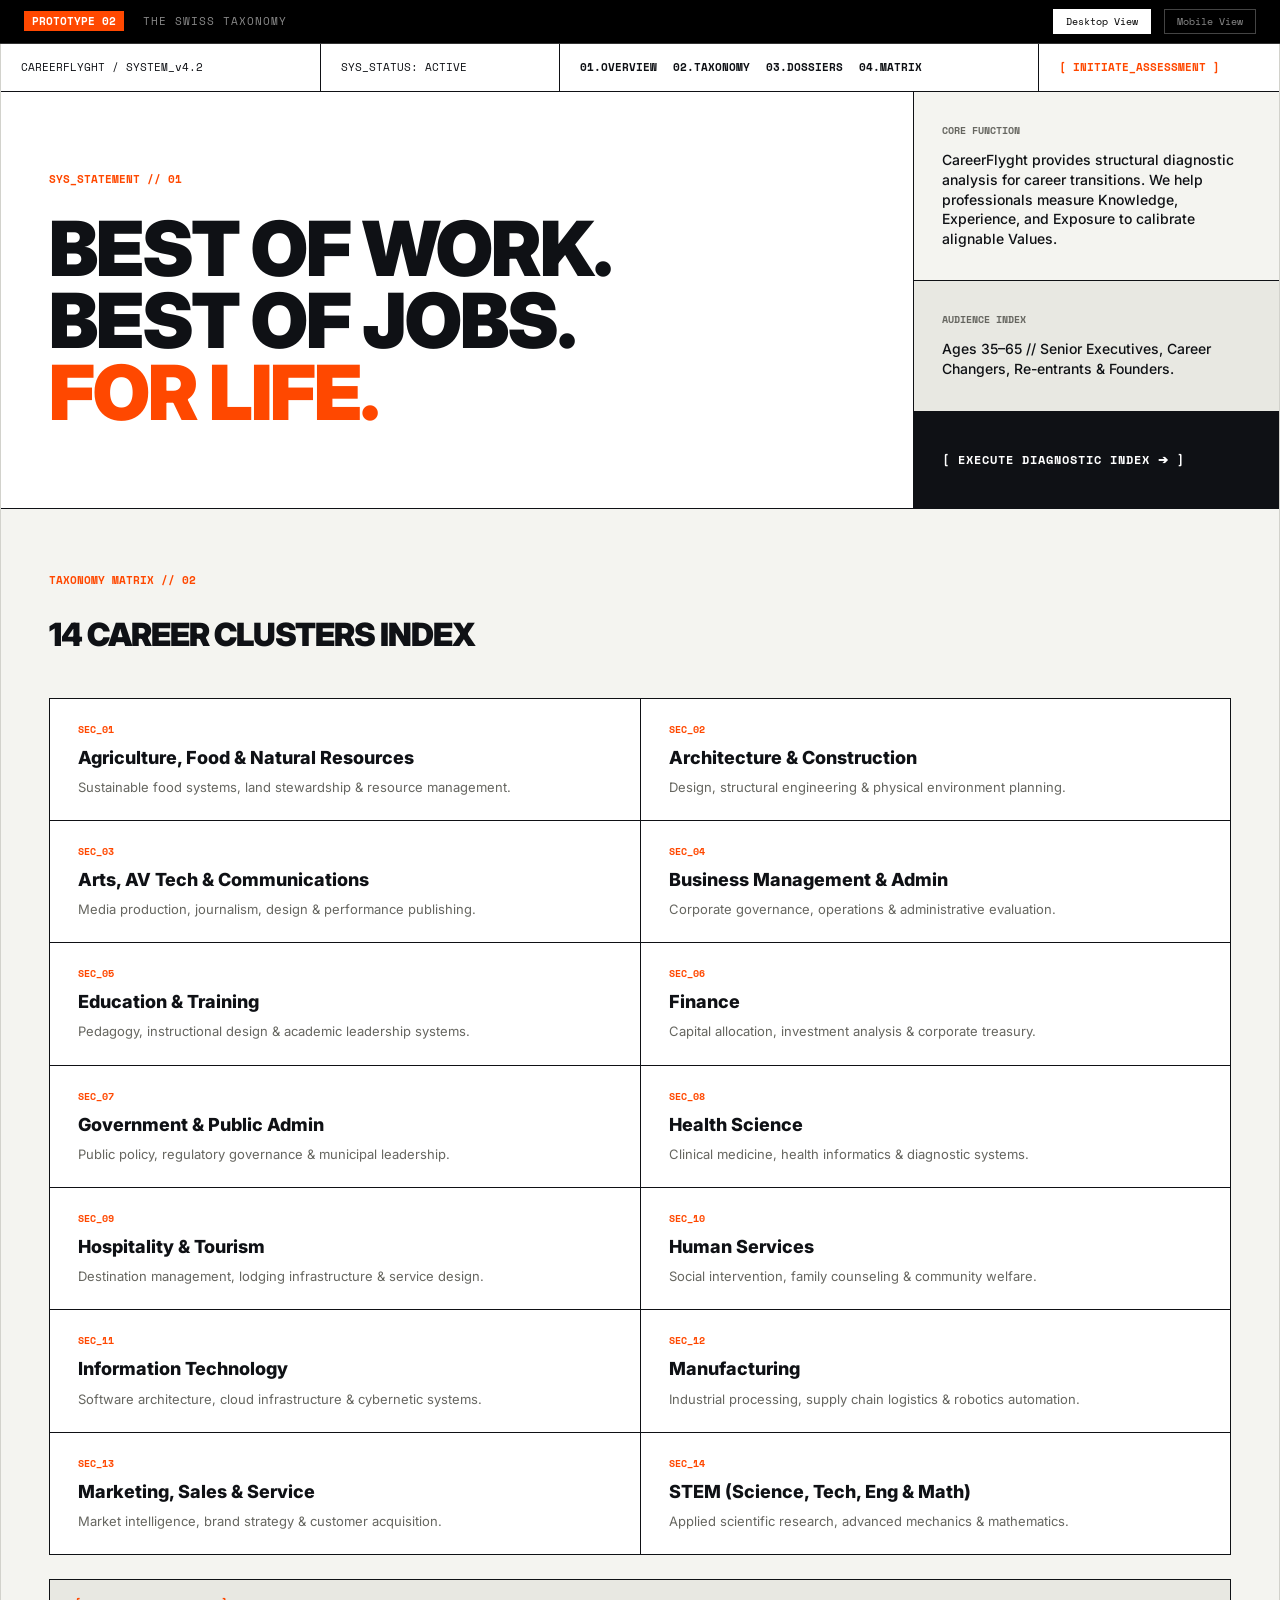
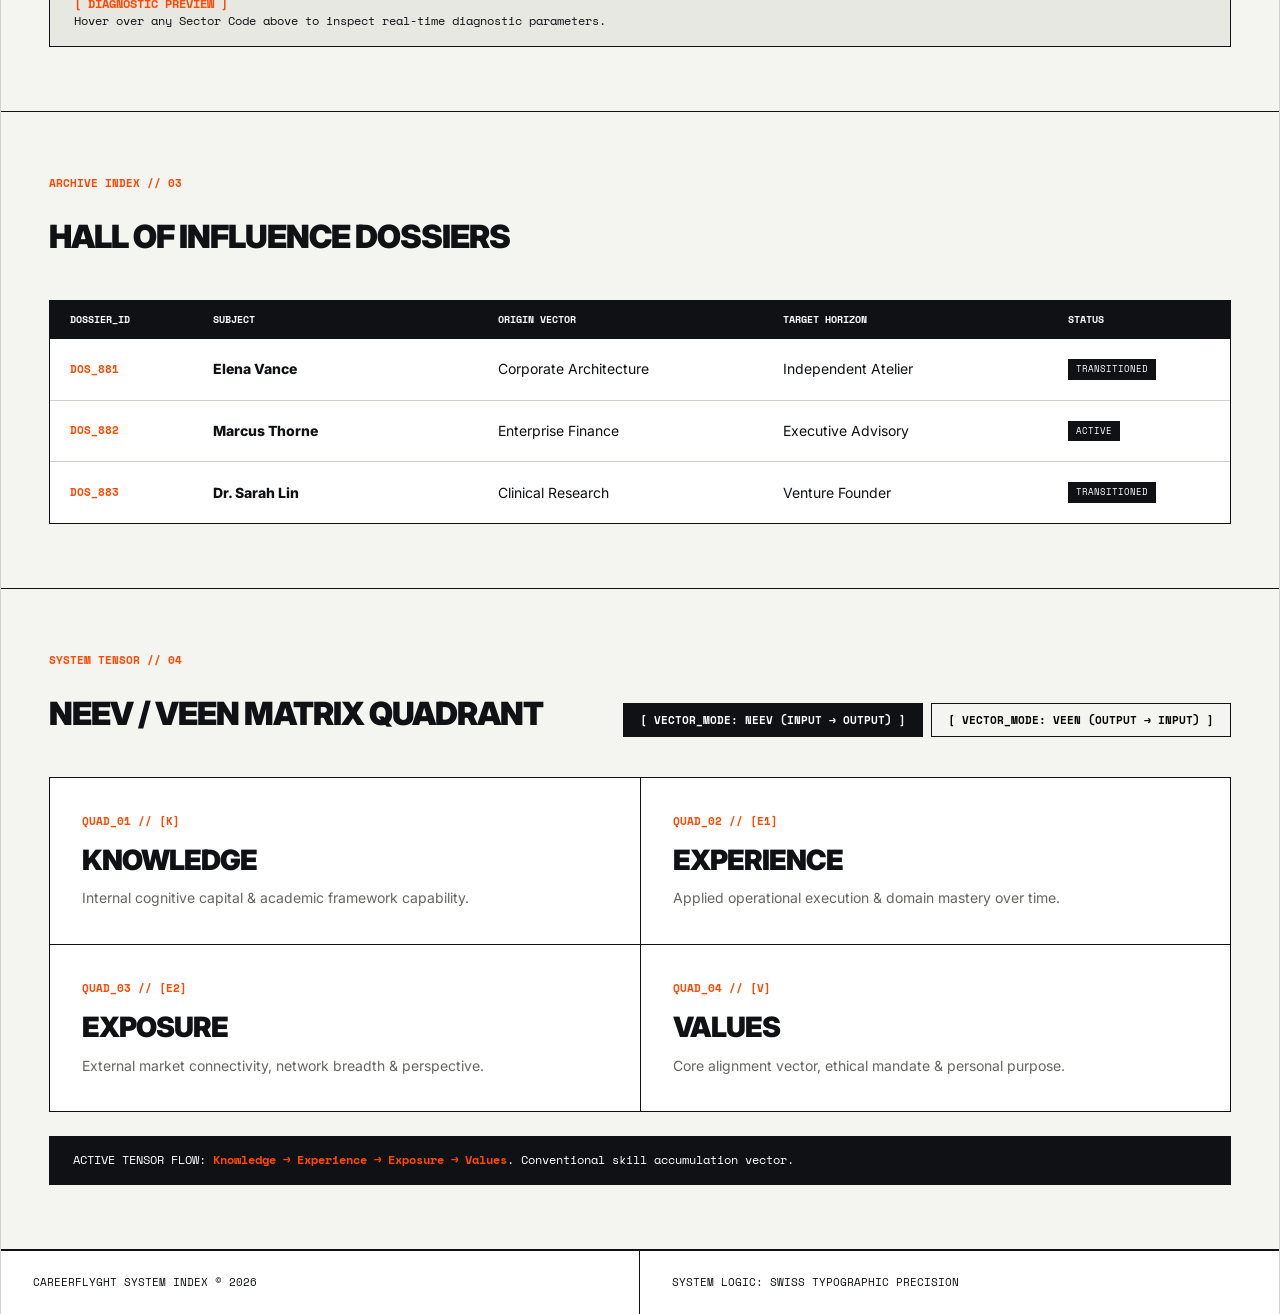
<file: design-exploration/concept-02/index.html>
<!DOCTYPE html>
<html lang="en">
<head>
    <meta charset="UTF-8">
    <meta name="viewport" content="width=device-width, initial-scale=1.0">
    <title>CareerFlyght — Concept 02: The Swiss Taxonomy</title>
    <link rel="preconnect" href="https://fonts.googleapis.com">
    <link rel="preconnect" href="https://fonts.gstatic.com" crossorigin>
    <link href="https://fonts.googleapis.com/css2?family=Space+Mono:ital,wght@0,400;0,700;1,400&family=Inter:wght@400;500;600;700;800;900&display=swap" rel="stylesheet">
    <link rel="stylesheet" href="styles.css">
</head>
<body>
    <!-- Prototype Inspector Toolbar -->
    <div class="prototype-bar">
        <div class="proto-info">
            <span class="proto-tag">PROTOTYPE 02</span>
            <span class="proto-title">THE SWISS TAXONOMY</span>
        </div>
        <div class="proto-viewport-toggle">
            <button class="proto-btn active" id="viewDesktop">Desktop View</button>
            <button class="proto-btn" id="viewMobile">Mobile View</button>
        </div>
    </div>

    <!-- Main Container -->
    <div class="site-wrapper" id="siteWrapper">
        <!-- Top Navigation Data Bar -->
        <header class="swiss-nav">
            <div class="nav-cell cell-1">CAREERFLYGHT / SYSTEM_v4.2</div>
            <div class="nav-cell cell-2">SYS_STATUS: ACTIVE</div>
            <div class="nav-cell cell-3">
                <a href="#hero">01.OVERVIEW</a>
                <a href="#taxonomy">02.TAXONOMY</a>
                <a href="#dossier">03.DOSSIERS</a>
                <a href="#matrix">04.MATRIX</a>
            </div>
            <div class="nav-cell cell-4"><a href="#matrix" class="nav-btn">[ INITIATE_ASSESSMENT ]</a></div>
        </header>

        <!-- SECTION 1: HERO -->
        <section class="swiss-hero" id="hero">
            <div class="hero-col-main">
                <span class="sys-code">SYS_STATEMENT // 01</span>
                <h1 class="swiss-title">
                    <span>BEST OF WORK.</span>
                    <span>BEST OF JOBS.</span>
                    <span class="accent-text">FOR LIFE.</span>
                </h1>
            </div>
            <div class="hero-col-side">
                <div class="data-box">
                    <span class="box-label">CORE FUNCTION</span>
                    <p class="box-text">CareerFlyght provides structural diagnostic analysis for career transitions. We help professionals measure Knowledge, Experience, and Exposure to calibrate alignable Values.</p>
                </div>
                <div class="data-box highlight-box">
                    <span class="box-label">AUDIENCE INDEX</span>
                    <p class="box-text">Ages 35–65 // Senior Executives, Career Changers, Re-entrants & Founders.</p>
                </div>
                <div class="hero-cta-cell">
                    <a href="#taxonomy" class="swiss-cta-btn">[ EXECUTE DIAGNOSTIC INDEX ➔ ]</a>
                </div>
            </div>
        </section>

        <!-- SECTION 2: CAREER CLUSTERS (2x7 Taxonomy Matrix) -->
        <section class="swiss-section" id="taxonomy">
            <div class="swiss-header">
                <span class="sys-code">TAXONOMY MATRIX // 02</span>
                <h2 class="swiss-h2">14 CAREER CLUSTERS INDEX</h2>
            </div>

            <div class="taxonomy-grid">
                <div class="tax-cell" data-code="SEC_01">
                    <span class="tax-code">SEC_01</span>
                    <h3 class="tax-title">Agriculture, Food & Natural Resources</h3>
                    <p class="tax-desc">Sustainable food systems, land stewardship & resource management.</p>
                </div>
                <div class="tax-cell" data-code="SEC_02">
                    <span class="tax-code">SEC_02</span>
                    <h3 class="tax-title">Architecture & Construction</h3>
                    <p class="tax-desc">Design, structural engineering & physical environment planning.</p>
                </div>
                <div class="tax-cell" data-code="SEC_03">
                    <span class="tax-code">SEC_03</span>
                    <h3 class="tax-title">Arts, AV Tech & Communications</h3>
                    <p class="tax-desc">Media production, journalism, design & performance publishing.</p>
                </div>
                <div class="tax-cell" data-code="SEC_04">
                    <span class="tax-code">SEC_04</span>
                    <h3 class="tax-title">Business Management & Admin</h3>
                    <p class="tax-desc">Corporate governance, operations & administrative evaluation.</p>
                </div>
                <div class="tax-cell" data-code="SEC_05">
                    <span class="tax-code">SEC_05</span>
                    <h3 class="tax-title">Education & Training</h3>
                    <p class="tax-desc">Pedagogy, instructional design & academic leadership systems.</p>
                </div>
                <div class="tax-cell" data-code="SEC_06">
                    <span class="tax-code">SEC_06</span>
                    <h3 class="tax-title">Finance</h3>
                    <p class="tax-desc">Capital allocation, investment analysis & corporate treasury.</p>
                </div>
                <div class="tax-cell" data-code="SEC_07">
                    <span class="tax-code">SEC_07</span>
                    <h3 class="tax-title">Government & Public Admin</h3>
                    <p class="tax-desc">Public policy, regulatory governance & municipal leadership.</p>
                </div>
                <div class="tax-cell" data-code="SEC_08">
                    <span class="tax-code">SEC_08</span>
                    <h3 class="tax-title">Health Science</h3>
                    <p class="tax-desc">Clinical medicine, health informatics & diagnostic systems.</p>
                </div>
                <div class="tax-cell" data-code="SEC_09">
                    <span class="tax-code">SEC_09</span>
                    <h3 class="tax-title">Hospitality & Tourism</h3>
                    <p class="tax-desc">Destination management, lodging infrastructure & service design.</p>
                </div>
                <div class="tax-cell" data-code="SEC_10">
                    <span class="tax-code">SEC_10</span>
                    <h3 class="tax-title">Human Services</h3>
                    <p class="tax-desc">Social intervention, family counseling & community welfare.</p>
                </div>
                <div class="tax-cell" data-code="SEC_11">
                    <span class="tax-code">SEC_11</span>
                    <h3 class="tax-title">Information Technology</h3>
                    <p class="tax-desc">Software architecture, cloud infrastructure & cybernetic systems.</p>
                </div>
                <div class="tax-cell" data-code="SEC_12">
                    <span class="tax-code">SEC_12</span>
                    <h3 class="tax-title">Manufacturing</h3>
                    <p class="tax-desc">Industrial processing, supply chain logistics & robotics automation.</p>
                </div>
                <div class="tax-cell" data-code="SEC_13">
                    <span class="tax-code">SEC_13</span>
                    <h3 class="tax-title">Marketing, Sales & Service</h3>
                    <p class="tax-desc">Market intelligence, brand strategy & customer acquisition.</p>
                </div>
                <div class="tax-cell" data-code="SEC_14">
                    <span class="tax-code">SEC_14</span>
                    <h3 class="tax-title">STEM (Science, Tech, Eng & Math)</h3>
                    <p class="tax-desc">Applied scientific research, advanced mechanics & mathematics.</p>
                </div>
            </div>
            <div class="tax-preview-panel" id="taxPreviewPanel">
                <span class="panel-tag">[ DIAGNOSTIC PREVIEW ]</span>
                <p id="taxPreviewText">Hover over any Sector Code above to inspect real-time diagnostic parameters.</p>
            </div>
        </section>

        <!-- SECTION 3: HALL OF INFLUENCE (Clinical Dossier Table) -->
        <section class="swiss-section" id="dossier">
            <div class="swiss-header">
                <span class="sys-code">ARCHIVE INDEX // 03</span>
                <h2 class="swiss-h2">HALL OF INFLUENCE DOSSIERS</h2>
            </div>

            <div class="dossier-table">
                <div class="dossier-header-row">
                    <span>DOSSIER_ID</span>
                    <span>SUBJECT</span>
                    <span>ORIGIN VECTOR</span>
                    <span>TARGET HORIZON</span>
                    <span>STATUS</span>
                </div>
                <div class="dossier-row" data-id="DOS_881">
                    <span class="mono-code">DOS_881</span>
                    <span class="sub-name">Elena Vance</span>
                    <span>Corporate Architecture</span>
                    <span>Independent Atelier</span>
                    <span class="status-badge">TRANSITIONED</span>
                </div>
                <div class="dossier-row" data-id="DOS_882">
                    <span class="mono-code">DOS_882</span>
                    <span class="sub-name">Marcus Thorne</span>
                    <span>Enterprise Finance</span>
                    <span>Executive Advisory</span>
                    <span class="status-badge">ACTIVE</span>
                </div>
                <div class="dossier-row" data-id="DOS_883">
                    <span class="mono-code">DOS_883</span>
                    <span class="sub-name">Dr. Sarah Lin</span>
                    <span>Clinical Research</span>
                    <span>Venture Founder</span>
                    <span class="status-badge">TRANSITIONED</span>
                </div>
            </div>
        </section>

        <!-- SECTION 4: NEEV (Cartesian Quadrant Matrix Tensor) -->
        <section class="swiss-section" id="matrix">
            <div class="swiss-header flex-header">
                <div>
                    <span class="sys-code">SYSTEM TENSOR // 04</span>
                    <h2 class="swiss-h2">NEEV / VEEN MATRIX QUADRANT</h2>
                </div>
                <div class="tensor-control">
                    <button class="tensor-btn active" id="btnNeevVector">[ VECTOR_MODE: NEEV (INPUT → OUTPUT) ]</button>
                    <button class="tensor-btn" id="btnVeenVector">[ VECTOR_MODE: VEEN (OUTPUT → INPUT) ]</button>
                </div>
            </div>

            <div class="quadrant-matrix" id="quadrantMatrix">
                <div class="q-cell q-k">
                    <span class="q-code">QUAD_01 // [K]</span>
                    <h3 class="q-title">KNOWLEDGE</h3>
                    <p class="q-desc">Internal cognitive capital & academic framework capability.</p>
                </div>
                <div class="q-cell q-e1">
                    <span class="q-code">QUAD_02 // [E1]</span>
                    <h3 class="q-title">EXPERIENCE</h3>
                    <p class="q-desc">Applied operational execution & domain mastery over time.</p>
                </div>
                <div class="q-cell q-e2">
                    <span class="q-code">QUAD_03 // [E2]</span>
                    <h3 class="q-title">EXPOSURE</h3>
                    <p class="q-desc">External market connectivity, network breadth & perspective.</p>
                </div>
                <div class="q-cell q-v">
                    <span class="q-code">QUAD_04 // [V]</span>
                    <h3 class="q-title">VALUES</h3>
                    <p class="q-desc">Core alignment vector, ethical mandate & personal purpose.</p>
                </div>
            </div>

            <div class="vector-status" id="vectorStatus">
                ACTIVE TENSOR FLOW: <strong>Knowledge → Experience → Exposure → Values</strong>. Conventional skill accumulation vector.
            </div>
        </section>

        <!-- Footer -->
        <footer class="swiss-footer">
            <div class="foot-cell">CAREERFLYGHT SYSTEM INDEX © 2026</div>
            <div class="foot-cell">SYSTEM LOGIC: SWISS TYPOGRAPHIC PRECISION</div>
        </footer>
    </div>

    <script src="script.js"></script>
</body>
</html>
</file>
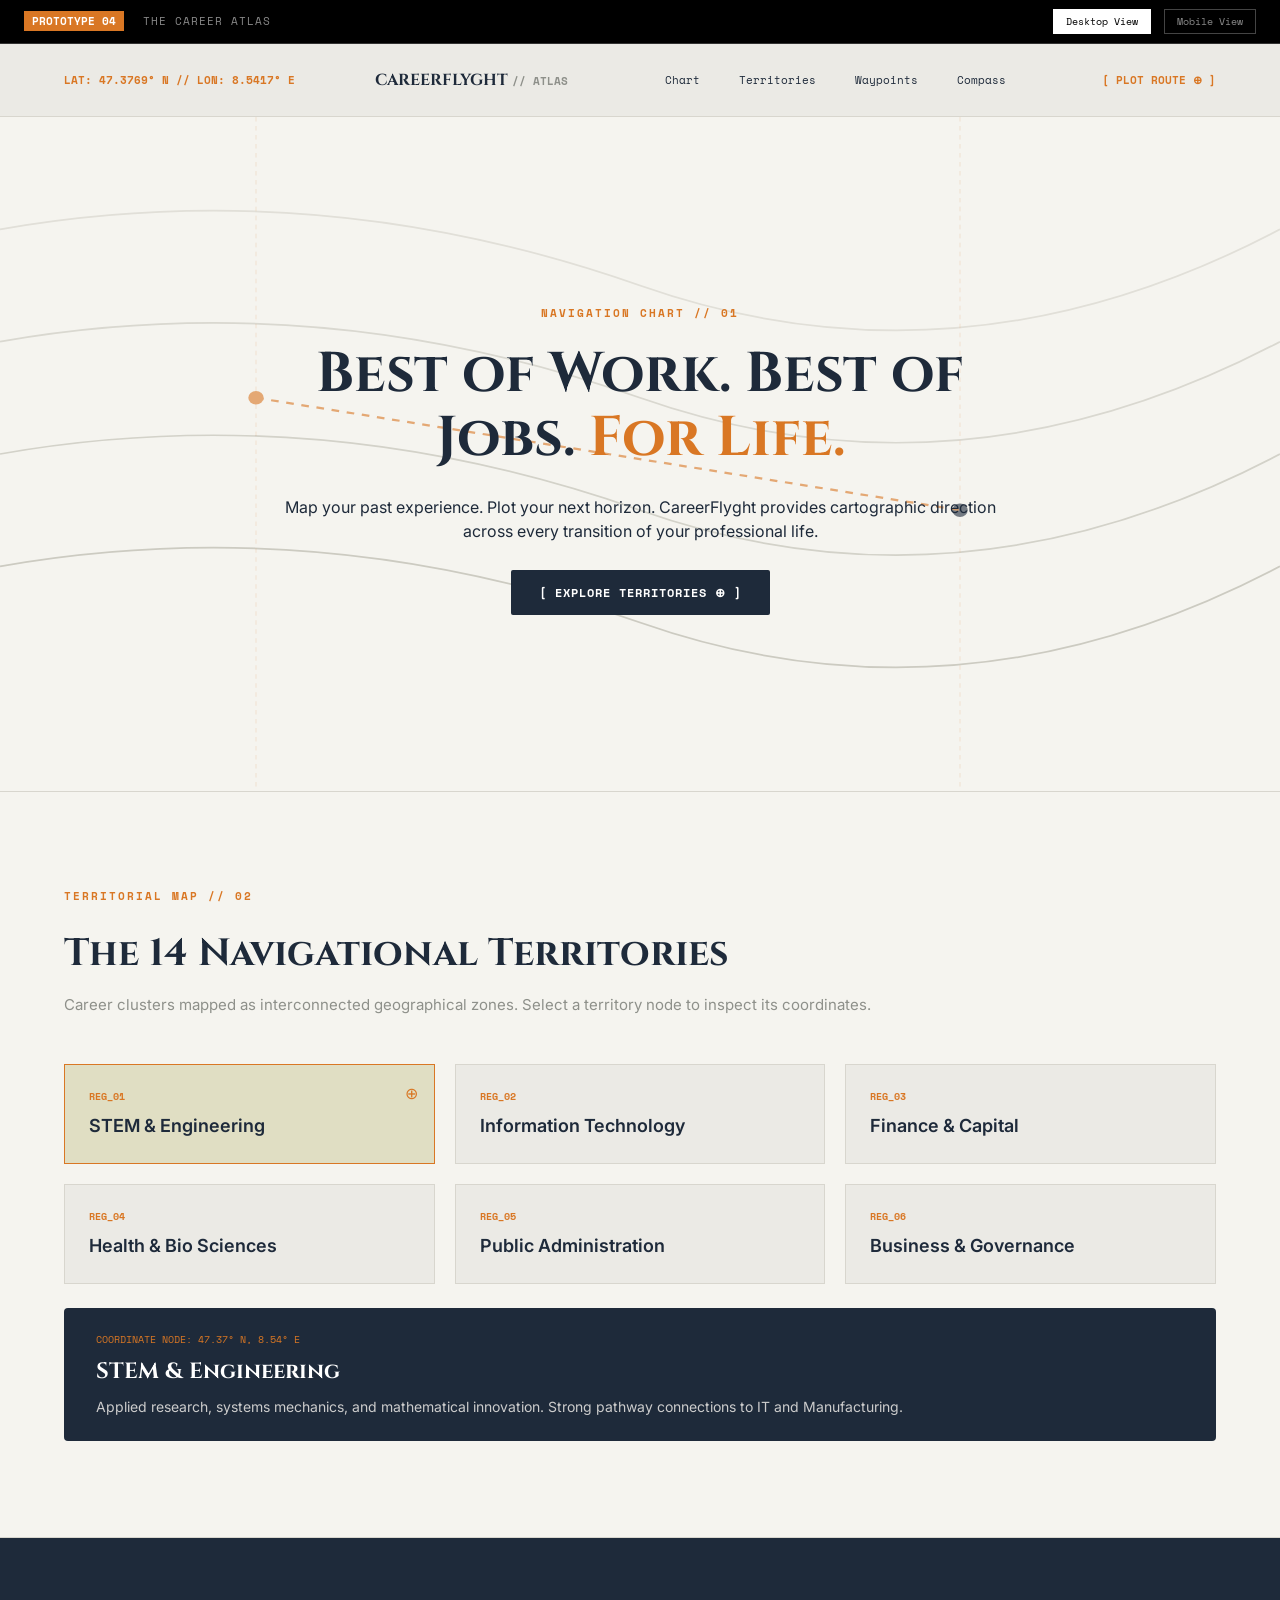
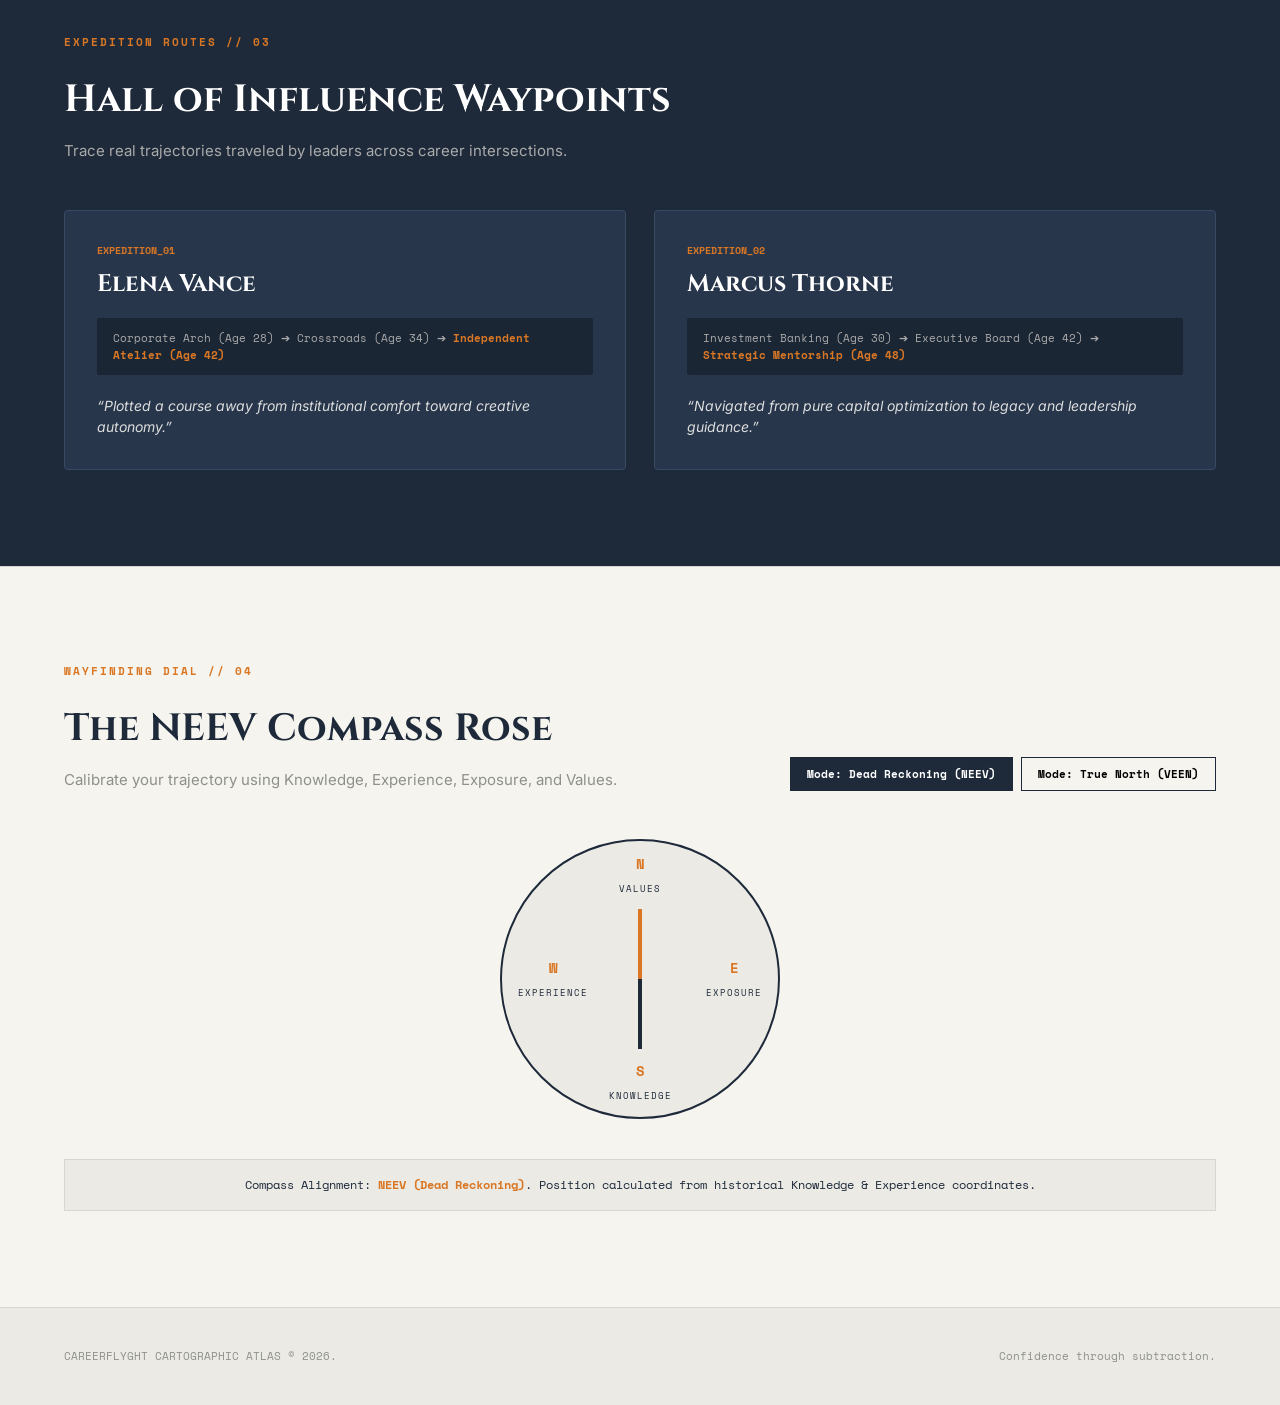
<file: design-exploration/concept-04/index.html>
<!DOCTYPE html>
<html lang="en">
<head>
    <meta charset="UTF-8">
    <meta name="viewport" content="width=device-width, initial-scale=1.0">
    <title>CareerFlyght — Concept 04: The Career Atlas</title>
    <link rel="preconnect" href="https://fonts.googleapis.com">
    <link rel="preconnect" href="https://fonts.gstatic.com" crossorigin>
    <link href="https://fonts.googleapis.com/css2?family=Space+Mono:ital,wght@0,400;0,700;1,400&family=Cinzel:wght@400;600;700&family=Inter:wght@300;400;500;600&display=swap" rel="stylesheet">
    <link rel="stylesheet" href="styles.css">
</head>
<body>
    <!-- Prototype Inspector Toolbar -->
    <div class="prototype-bar">
        <div class="proto-info">
            <span class="proto-tag">PROTOTYPE 04</span>
            <span class="proto-title">THE CAREER ATLAS</span>
        </div>
        <div class="proto-viewport-toggle">
            <button class="proto-btn active" id="viewDesktop">Desktop View</button>
            <button class="proto-btn" id="viewMobile">Mobile View</button>
        </div>
    </div>

    <!-- Site Wrapper -->
    <div class="site-wrapper" id="siteWrapper">
        <!-- Top Coordinate Navigation Frame -->
        <header class="atlas-nav">
            <div class="nav-coord">LAT: 47.3769° N // LON: 8.5417° E</div>
            <div class="nav-brand">CAREERFLYGHT <span>// ATLAS</span></div>
            <div class="nav-links">
                <a href="#hero">Chart</a>
                <a href="#territory">Territories</a>
                <a href="#routes">Waypoints</a>
                <a href="#compass">Compass</a>
            </div>
            <a href="#compass" class="nav-btn">[ PLOT ROUTE ⊕ ]</a>
        </header>

        <!-- SECTION 1: HERO TOPOGRAPHIC CANVAS -->
        <section class="atlas-hero" id="hero">
            <div class="topographic-bg">
                <svg class="topo-svg" viewBox="0 0 1000 600" preserveAspectRatio="none">
                    <path d="M0,100 Q250,50 500,150 T1000,100" fill="none" stroke="#D4D2C9" stroke-width="1.5" />
                    <path d="M0,200 Q250,150 500,250 T1000,200" fill="none" stroke="#C8C6BC" stroke-width="1.5" />
                    <path d="M0,300 Q250,250 500,350 T1000,300" fill="none" stroke="#BDBCB0" stroke-width="1.5" />
                    <path d="M0,400 Q250,350 500,450 T1000,400" fill="none" stroke="#B2B0A4" stroke-width="1.5" />
                    <line x1="200" y1="0" x2="200" y2="600" stroke="rgba(217, 119, 36, 0.2)" stroke-dasharray="4" />
                    <line x1="750" y1="0" x2="750" y2="600" stroke="rgba(217, 119, 36, 0.2)" stroke-dasharray="4" />
                    <circle cx="200" cy="250" r="6" fill="#D97724" />
                    <circle cx="750" cy="350" r="6" fill="#1E2A3A" />
                    <line x1="200" y1="250" x2="750" y2="350" stroke="#D97724" stroke-width="2" stroke-dasharray="6" />
                </svg>
            </div>
            <div class="hero-content">
                <span class="atlas-meta">NAVIGATION CHART // 01</span>
                <h1 class="hero-title">Best of Work. Best of Jobs. <span>For Life.</span></h1>
                <p class="hero-body">Map your past experience. Plot your next horizon. CareerFlyght provides cartographic direction across every transition of your professional life.</p>
                <div class="hero-actions">
                    <a href="#territory" class="atlas-cta-btn">[ EXPLORE TERRITORIES ⊕ ]</a>
                </div>
            </div>
        </section>

        <!-- SECTION 2: CAREER CLUSTERS (Interactive Cartographic Territories) -->
        <section class="atlas-section" id="territory">
            <div class="section-header">
                <span class="atlas-meta">TERRITORIAL MAP // 02</span>
                <h2 class="section-title">The 14 Navigational Territories</h2>
                <p class="section-subtitle">Career clusters mapped as interconnected geographical zones. Select a territory node to inspect its coordinates.</p>
            </div>

            <div class="map-field">
                <div class="map-node active" data-node="STEM">
                    <span class="node-tag">REG_01</span>
                    <h3 class="node-title">STEM & Engineering</h3>
                </div>
                <div class="map-node" data-node="IT">
                    <span class="node-tag">REG_02</span>
                    <h3 class="node-title">Information Technology</h3>
                </div>
                <div class="map-node" data-node="FINANCE">
                    <span class="node-tag">REG_03</span>
                    <h3 class="node-title">Finance & Capital</h3>
                </div>
                <div class="map-node" data-node="BIOMED">
                    <span class="node-tag">REG_04</span>
                    <h3 class="node-title">Health & Bio Sciences</h3>
                </div>
                <div class="map-node" data-node="GOV">
                    <span class="node-tag">REG_05</span>
                    <h3 class="node-title">Public Administration</h3>
                </div>
                <div class="map-node" data-node="BUSINESS">
                    <span class="node-tag">REG_06</span>
                    <h3 class="node-title">Business & Governance</h3>
                </div>
            </div>

            <div class="node-detail-card" id="nodeDetailCard">
                <span class="detail-coord">COORDINATE NODE: 47.37° N, 8.54° E</span>
                <h4 class="detail-title" id="nodeDetailTitle">STEM & Engineering</h4>
                <p class="detail-desc" id="nodeDetailDesc">Applied research, systems mechanics, and mathematical innovation. Strong pathway connections to IT and Manufacturing.</p>
            </div>
        </section>

        <!-- SECTION 3: HALL OF INFLUENCE (Waypoint Expeditions & Routes) -->
        <section class="atlas-section dark-chart" id="routes">
            <div class="section-header light-text">
                <span class="atlas-meta">EXPEDITION ROUTES // 03</span>
                <h2 class="section-title">Hall of Influence Waypoints</h2>
                <p class="section-subtitle">Trace real trajectories traveled by leaders across career intersections.</p>
            </div>

            <div class="routes-container">
                <div class="route-card">
                    <span class="route-id">EXPEDITION_01</span>
                    <h3 class="route-name">Elena Vance</h3>
                    <div class="route-path">
                        <span class="path-point">Corporate Arch (Age 28)</span> ➔
                        <span class="path-point">Crossroads (Age 34)</span> ➔
                        <span class="path-point active">Independent Atelier (Age 42)</span>
                    </div>
                    <p class="route-log">“Plotted a course away from institutional comfort toward creative autonomy.”</p>
                </div>
                <div class="route-card">
                    <span class="route-id">EXPEDITION_02</span>
                    <h3 class="route-name">Marcus Thorne</h3>
                    <div class="route-path">
                        <span class="path-point">Investment Banking (Age 30)</span> ➔
                        <span class="path-point">Executive Board (Age 42)</span> ➔
                        <span class="path-point active">Strategic Mentorship (Age 48)</span>
                    </div>
                    <p class="route-log">“Navigated from pure capital optimization to legacy and leadership guidance.”</p>
                </div>
            </div>
        </section>

        <!-- SECTION 4: NEEV (Compass Dial & Calibration Rose) -->
        <section class="atlas-section" id="compass">
            <div class="section-header flex-header">
                <div>
                    <span class="atlas-meta">WAYFINDING DIAL // 04</span>
                    <h2 class="section-title">The NEEV Compass Rose</h2>
                    <p class="section-subtitle">Calibrate your trajectory using Knowledge, Experience, Exposure, and Values.</p>
                </div>
                <div class="compass-mode-box">
                    <button class="compass-btn active" id="btnNeevCompass">Mode: Dead Reckoning (NEEV)</button>
                    <button class="compass-btn" id="btnVeenCompass">Mode: True North (VEEN)</button>
                </div>
            </div>

            <div class="compass-rose-container">
                <div class="compass-dial" id="compassDial">
                    <div class="cardinal north">
                        <span class="dir-code">N</span>
                        <span class="dir-name">VALUES</span>
                    </div>
                    <div class="cardinal east">
                        <span class="dir-code">E</span>
                        <span class="dir-name">EXPOSURE</span>
                    </div>
                    <div class="cardinal south">
                        <span class="dir-code">S</span>
                        <span class="dir-name">KNOWLEDGE</span>
                    </div>
                    <div class="cardinal west">
                        <span class="dir-code">W</span>
                        <span class="dir-name">EXPERIENCE</span>
                    </div>
                    <div class="compass-needle" id="compassNeedle"></div>
                </div>
            </div>

            <div class="compass-status" id="compassStatus">
                Compass Alignment: <strong>NEEV (Dead Reckoning)</strong>. Position calculated from historical Knowledge & Experience coordinates.
            </div>
        </section>

        <!-- Footer -->
        <footer class="atlas-footer">
            <div>CAREERFLYGHT CARTOGRAPHIC ATLAS © 2026.</div>
            <div>Confidence through subtraction.</div>
        </footer>
    </div>

    <script src="script.js"></script>
</body>
</html>
</file>
<file: design-exploration/concept-02/styles.css>
/* CAREERFLYGHT — CONCEPT 02: THE SWISS TAXONOMY */

:root {
    --color-bg: #F4F4F0;
    --color-surface: #FFFFFF;
    --color-ink: #0F1115;
    --color-grid: #D2D2CC;
    --color-accent: #FF4800; /* Safety Orange */
    --color-muted: #666660;
    --font-mono: 'Space Mono', monospace;
    --font-sans: 'Inter', -apple-system, sans-serif;
}

* {
    box-sizing: border-box;
    margin: 0;
    padding: 0;
}

body {
    background-color: #0A0B0D;
    color: var(--color-ink);
    font-family: var(--font-sans);
    line-height: 1.4;
    -webkit-font-smoothing: antialiased;
}

/* PROTOTYPE TOOLBAR */
.prototype-bar {
    position: fixed;
    top: 0;
    left: 0;
    width: 100%;
    height: 44px;
    background: #000;
    color: #fff;
    display: flex;
    justify-content: space-between;
    align-items: center;
    padding: 0 24px;
    z-index: 9999;
    border-bottom: 1px solid #333;
    font-family: var(--font-mono);
    font-size: 11px;
}

.proto-tag {
    background: var(--color-accent);
    color: #fff;
    padding: 2px 8px;
    font-weight: bold;
    margin-right: 12px;
}

.proto-title {
    color: #888;
    letter-spacing: 1px;
}

.proto-btn {
    background: transparent;
    border: 1px solid #444;
    color: #888;
    padding: 4px 12px;
    font-family: var(--font-mono);
    font-size: 10px;
    cursor: pointer;
    margin-left: 6px;
}

.proto-btn.active, .proto-btn:hover {
    background: #fff;
    color: #000;
    border-color: #fff;
}

/* SITE WRAPPER */
.site-wrapper {
    margin-top: 44px;
    background-color: var(--color-bg);
    min-height: calc(100vh - 44px);
    width: 100%;
    border-left: 1px solid var(--color-grid);
    border-right: 1px solid var(--color-grid);
    transition: max-width 0.4s ease, margin 0.4s ease;
}

.site-wrapper.mobile-simulated {
    max-width: 390px;
    margin: 64px auto 40px auto;
    box-shadow: 0 20px 60px rgba(0,0,0,0.5);
    border-radius: 8px;
    overflow: hidden;
}

/* SWISS NAV DATA BAR */
.swiss-nav {
    display: grid;
    grid-template-columns: 2fr 1.5fr 3fr 1.5fr;
    border-bottom: 1px solid var(--color-ink);
    font-family: var(--font-mono);
    font-size: 11px;
    background: var(--color-surface);
}

.nav-cell {
    padding: 16px 20px;
    border-right: 1px solid var(--color-ink);
    display: flex;
    align-items: center;
}

.nav-cell:last-child {
    border-right: none;
}

.nav-cell a {
    color: var(--color-ink);
    text-decoration: none;
    margin-right: 16px;
    font-weight: bold;
}

.nav-cell a:hover {
    color: var(--color-accent);
}

.nav-btn {
    color: var(--color-accent) !important;
}

/* HERO SECTION */
.swiss-hero {
    display: grid;
    grid-template-columns: 2.5fr 1fr;
    border-bottom: 1px solid var(--color-ink);
}

.hero-col-main {
    padding: 80px 48px;
    border-right: 1px solid var(--color-ink);
    background: var(--color-surface);
}

.sys-code {
    font-family: var(--font-mono);
    font-size: 11px;
    color: var(--color-accent);
    display: block;
    margin-bottom: 24px;
    font-weight: bold;
}

.swiss-title {
    font-family: var(--font-sans);
    font-size: 76px;
    font-weight: 900;
    line-height: 0.95;
    letter-spacing: -2px;
    color: var(--color-ink);
}

.swiss-title span {
    display: block;
}

.swiss-title .accent-text {
    color: var(--color-accent);
}

.hero-col-side {
    display: flex;
    flex-direction: column;
}

.data-box {
    padding: 32px 28px;
    border-bottom: 1px solid var(--color-ink);
    background: var(--color-bg);
}

.data-box.highlight-box {
    background: #E8E8E2;
}

.box-label {
    font-family: var(--font-mono);
    font-size: 10px;
    color: var(--color-muted);
    display: block;
    margin-bottom: 12px;
    font-weight: bold;
}

.box-text {
    font-size: 14px;
    font-weight: 500;
    color: var(--color-ink);
}

.hero-cta-cell {
    padding: 32px 28px;
    background: var(--color-ink);
    flex-grow: 1;
    display: flex;
    align-items: center;
}

.swiss-cta-btn {
    font-family: var(--font-mono);
    font-size: 12px;
    color: var(--color-surface);
    text-decoration: none;
    font-weight: bold;
    letter-spacing: 1px;
}

.swiss-cta-btn:hover {
    color: var(--color-accent);
}

/* SECTIONS */
.swiss-section {
    border-bottom: 1px solid var(--color-ink);
    padding: 64px 48px;
}

.swiss-header {
    margin-bottom: 40px;
}

.swiss-header.flex-header {
    display: flex;
    justify-content: space-between;
    align-items: flex-end;
}

.swiss-h2 {
    font-size: 32px;
    font-weight: 900;
    letter-spacing: -1px;
    color: var(--color-ink);
    text-transform: uppercase;
}

/* TAXONOMY MATRIX GRID (CAREER CLUSTERS) */
.taxonomy-grid {
    display: grid;
    grid-template-columns: repeat(2, 1fr);
    border: 1px solid var(--color-ink);
    background: var(--color-ink);
    gap: 1px;
}

.tax-cell {
    background: var(--color-surface);
    padding: 24px 28px;
    transition: background-color 0.2s ease, color 0.2s ease;
    cursor: pointer;
}

.tax-cell:hover {
    background: var(--color-ink);
    color: var(--color-surface);
}

.tax-code {
    font-family: var(--font-mono);
    font-size: 10px;
    color: var(--color-accent);
    display: block;
    margin-bottom: 8px;
    font-weight: bold;
}

.tax-cell:hover .tax-code {
    color: var(--color-accent);
}

.tax-title {
    font-size: 18px;
    font-weight: 800;
    margin-bottom: 8px;
}

.tax-desc {
    font-size: 13px;
    color: var(--color-muted);
}

.tax-cell:hover .tax-desc {
    color: #AAA;
}

.tax-preview-panel {
    margin-top: 24px;
    background: #E8E8E2;
    border: 1px solid var(--color-ink);
    padding: 16px 24px;
    font-family: var(--font-mono);
    font-size: 12px;
}

.panel-tag {
    color: var(--color-accent);
    font-weight: bold;
    margin-right: 12px;
}

/* DOSSIER TABLE (HALL OF INFLUENCE) */
.dossier-table {
    border: 1px solid var(--color-ink);
    background: var(--color-surface);
}

.dossier-header-row {
    display: grid;
    grid-template-columns: 1fr 2fr 2fr 2fr 1fr;
    background: var(--color-ink);
    color: var(--color-surface);
    font-family: var(--font-mono);
    font-size: 10px;
    padding: 12px 20px;
    font-weight: bold;
}

.dossier-row {
    display: grid;
    grid-template-columns: 1fr 2fr 2fr 2fr 1fr;
    padding: 20px;
    border-bottom: 1px solid var(--color-grid);
    font-size: 14px;
    align-items: center;
    transition: background 0.2s ease;
    cursor: pointer;
}

.dossier-row:last-child {
    border-bottom: none;
}

.dossier-row:hover {
    background: #E8E8E2;
}

.mono-code {
    font-family: var(--font-mono);
    font-size: 11px;
    color: var(--color-accent);
    font-weight: bold;
}

.sub-name {
    font-weight: 800;
}

.status-badge {
    font-family: var(--font-mono);
    font-size: 9px;
    background: var(--color-ink);
    color: var(--color-surface);
    padding: 4px 8px;
    width: fit-content;
}

/* NEEV CARTESIAN QUADRANT TENSOR */
.tensor-control {
    display: flex;
    gap: 8px;
}

.tensor-btn {
    font-family: var(--font-mono);
    font-size: 11px;
    background: transparent;
    border: 1px solid var(--color-ink);
    padding: 8px 16px;
    cursor: pointer;
    font-weight: bold;
}

.tensor-btn.active {
    background: var(--color-ink);
    color: var(--color-surface);
}

.quadrant-matrix {
    display: grid;
    grid-template-columns: 1fr 1fr;
    border: 1px solid var(--color-ink);
    background: var(--color-ink);
    gap: 1px;
    margin-bottom: 24px;
}

.q-cell {
    background: var(--color-surface);
    padding: 36px 32px;
    transition: background 0.3s ease, color 0.3s ease;
}

.q-code {
    font-family: var(--font-mono);
    font-size: 11px;
    color: var(--color-accent);
    display: block;
    margin-bottom: 12px;
    font-weight: bold;
}

.q-title {
    font-size: 28px;
    font-weight: 900;
    margin-bottom: 8px;
    letter-spacing: -1px;
}

.q-desc {
    font-size: 14px;
    color: var(--color-muted);
}

.vector-status {
    background: var(--color-ink);
    color: var(--color-surface);
    font-family: var(--font-mono);
    font-size: 12px;
    padding: 16px 24px;
}

.vector-status strong {
    color: var(--color-accent);
}

/* FOOTER */
.swiss-footer {
    display: grid;
    grid-template-columns: 1fr 1fr;
    background: var(--color-surface);
    border-top: 1px solid var(--color-ink);
    font-family: var(--font-mono);
    font-size: 11px;
}

.foot-cell {
    padding: 24px 32px;
    border-right: 1px solid var(--color-ink);
}

.foot-cell:last-child {
    border-right: none;
}

/* RESPONSIVE MOBILE BREAKPOINTS */
@media (max-width: 900px) {
    .swiss-nav { grid-template-columns: 1fr; }
    .nav-cell { border-right: none; border-bottom: 1px solid var(--color-ink); }
    .swiss-hero { grid-template-columns: 1fr; }
    .hero-col-main { padding: 48px 24px; border-right: none; }
    .swiss-title { font-size: 48px; }
    .swiss-section { padding: 40px 20px; }
    .taxonomy-grid { grid-template-columns: 1fr; }
    .dossier-header-row, .dossier-row { grid-template-columns: 1fr 1fr; gap: 8px; }
    .quadrant-matrix { grid-template-columns: 1fr; }
    .swiss-header.flex-header { flex-direction: column; align-items: flex-start; gap: 16px; }
    .swiss-footer { grid-template-columns: 1fr; }
    .foot-cell { border-right: none; border-bottom: 1px solid var(--color-ink); }
}
</file>
<file: design-exploration/concept-04/styles.css>
/* CAREERFLYGHT — CONCEPT 04: THE CAREER ATLAS */

:root {
    --color-bg: #F5F4EF;
    --color-surface: #EBEAE5;
    --color-indigo: #1E2A3A;
    --color-amber: #D97724;
    --color-gray: #8E908A;
    --color-border: #D8D6CE;
    --font-mono: 'Space Mono', monospace;
    --font-display: 'Cinzel', serif;
    --font-sans: 'Inter', sans-serif;
}

* {
    box-sizing: border-box;
    margin: 0;
    padding: 0;
}

body {
    background-color: #0F1621;
    color: var(--color-indigo);
    font-family: var(--font-sans);
    line-height: 1.5;
    -webkit-font-smoothing: antialiased;
}

/* PROTOTYPE INSPECTOR TOOLBAR */
.prototype-bar {
    position: fixed;
    top: 0;
    left: 0;
    width: 100%;
    height: 44px;
    background: #000;
    color: #fff;
    display: flex;
    justify-content: space-between;
    align-items: center;
    padding: 0 24px;
    z-index: 9999;
    border-bottom: 1px solid #333;
    font-family: var(--font-mono);
    font-size: 11px;
}

.proto-tag {
    background: var(--color-amber);
    color: #fff;
    padding: 2px 8px;
    font-weight: bold;
    margin-right: 12px;
}

.proto-title {
    color: #888;
    letter-spacing: 1px;
}

.proto-btn {
    background: transparent;
    border: 1px solid #444;
    color: #888;
    padding: 4px 12px;
    font-family: var(--font-mono);
    font-size: 10px;
    cursor: pointer;
    margin-left: 6px;
}

.proto-btn.active, .proto-btn:hover {
    background: #fff;
    color: #000;
    border-color: #fff;
}

/* SITE WRAPPER */
.site-wrapper {
    margin-top: 44px;
    background-color: var(--color-bg);
    min-height: calc(100vh - 44px);
    width: 100%;
    transition: max-width 0.4s ease, margin 0.4s ease;
}

.site-wrapper.mobile-simulated {
    max-width: 390px;
    margin: 64px auto 40px auto;
    box-shadow: 0 20px 60px rgba(0,0,0,0.5);
    border-radius: 8px;
    overflow: hidden;
}

/* NAV */
.atlas-nav {
    display: flex;
    justify-content: space-between;
    align-items: center;
    padding: 24px 64px;
    border-bottom: 1px solid var(--color-border);
    font-family: var(--font-mono);
    font-size: 11px;
    background: var(--color-surface);
}

.nav-coord {
    color: var(--color-amber);
    font-weight: bold;
}

.nav-brand {
    font-family: var(--font-display);
    font-size: 16px;
    font-weight: bold;
}

.nav-brand span {
    font-family: var(--font-mono);
    font-size: 11px;
    color: var(--color-gray);
}

.nav-links a {
    color: var(--color-indigo);
    text-decoration: none;
    margin: 0 16px;
}

.nav-btn {
    color: var(--color-amber);
    text-decoration: none;
    font-weight: bold;
}

/* HERO TOPOGRAPHIC */
.atlas-hero {
    position: relative;
    height: 75vh;
    display: flex;
    align-items: center;
    justify-content: center;
    overflow: hidden;
    padding: 0 64px;
    border-bottom: 1px solid var(--color-border);
}

.topographic-bg {
    position: absolute;
    top: 0;
    left: 0;
    width: 100%;
    height: 100%;
    opacity: 0.6;
}

.topo-svg {
    width: 100%;
    height: 100%;
}

.hero-content {
    position: relative;
    z-index: 2;
    max-width: 720px;
    text-align: center;
}

.atlas-meta {
    font-family: var(--font-mono);
    font-size: 11px;
    color: var(--color-amber);
    letter-spacing: 2px;
    margin-bottom: 20px;
    display: block;
    font-weight: bold;
}

.hero-title {
    font-family: var(--font-display);
    font-size: 56px;
    line-height: 1.15;
    color: var(--color-indigo);
    margin-bottom: 24px;
}

.hero-title span {
    color: var(--color-amber);
}

.hero-body {
    font-size: 16px;
    color: var(--color-indigo);
    margin-bottom: 36px;
}

.atlas-cta-btn {
    font-family: var(--font-mono);
    font-size: 12px;
    color: #fff;
    background: var(--color-indigo);
    padding: 14px 28px;
    text-decoration: none;
    font-weight: bold;
    letter-spacing: 1px;
    border-radius: 2px;
    transition: background 0.3s ease;
}

.atlas-cta-btn:hover {
    background: var(--color-amber);
}

/* SECTIONS */
.atlas-section {
    padding: 96px 64px;
    border-bottom: 1px solid var(--color-border);
}

.section-header {
    margin-bottom: 48px;
}

.section-header.flex-header {
    display: flex;
    justify-content: space-between;
    align-items: flex-end;
}

.section-title {
    font-family: var(--font-display);
    font-size: 38px;
    color: var(--color-indigo);
    margin-bottom: 12px;
}

.section-subtitle {
    font-size: 15px;
    color: var(--color-gray);
}

/* MAP FIELD (CAREER CLUSTERS) */
.map-field {
    display: grid;
    grid-template-columns: repeat(3, 1fr);
    gap: 20px;
    margin-bottom: 24px;
}

.map-node {
    background: var(--color-surface);
    border: 1px solid var(--color-border);
    padding: 24px;
    cursor: pointer;
    transition: all 0.3s ease;
    position: relative;
}

.map-node:hover, .map-node.active {
    background: #E0DEC3;
    border-color: var(--color-amber);
}

.map-node.active::before {
    content: "⊕";
    position: absolute;
    top: 16px;
    right: 16px;
    color: var(--color-amber);
    font-family: var(--font-mono);
}

.node-tag {
    font-family: var(--font-mono);
    font-size: 10px;
    color: var(--color-amber);
    font-weight: bold;
    display: block;
    margin-bottom: 8px;
}

.node-title {
    font-size: 18px;
    font-weight: 600;
}

.node-detail-card {
    background: var(--color-indigo);
    color: #fff;
    padding: 24px 32px;
    border-radius: 4px;
}

.detail-coord {
    font-family: var(--font-mono);
    font-size: 10px;
    color: var(--color-amber);
    display: block;
    margin-bottom: 8px;
}

.detail-title {
    font-family: var(--font-display);
    font-size: 22px;
    margin-bottom: 8px;
}

.detail-desc {
    font-size: 14px;
    color: #CCC;
}

/* DARK CHART (HALL OF INFLUENCE) */
.atlas-section.dark-chart {
    background: var(--color-indigo);
    color: #fff;
}

.light-text .section-title { color: #fff; }
.light-text .section-subtitle { color: #aaa; }

.routes-container {
    display: grid;
    grid-template-columns: 1fr 1fr;
    gap: 28px;
}

.route-card {
    background: #27364B;
    border: 1px solid #384A63;
    padding: 32px;
    border-radius: 4px;
}

.route-id {
    font-family: var(--font-mono);
    font-size: 10px;
    color: var(--color-amber);
    display: block;
    margin-bottom: 8px;
    font-weight: bold;
}

.route-name {
    font-family: var(--font-display);
    font-size: 24px;
    margin-bottom: 16px;
}

.route-path {
    font-family: var(--font-mono);
    font-size: 11px;
    color: #AAA;
    margin-bottom: 20px;
    background: #1B2635;
    padding: 12px 16px;
    border-radius: 2px;
}

.path-point.active {
    color: var(--color-amber);
    font-weight: bold;
}

.route-log {
    font-style: italic;
    color: #DDD;
    font-size: 14px;
}

/* COMPASS DIAL (NEEV) */
.compass-mode-box {
    display: flex;
    gap: 8px;
}

.compass-btn {
    font-family: var(--font-mono);
    font-size: 11px;
    background: transparent;
    border: 1px solid var(--color-indigo);
    padding: 8px 16px;
    cursor: pointer;
    font-weight: bold;
}

.compass-btn.active {
    background: var(--color-indigo);
    color: #fff;
}

.compass-rose-container {
    display: flex;
    justify-content: center;
    margin: 40px 0;
}

.compass-dial {
    width: 280px;
    height: 280px;
    border: 2px solid var(--color-indigo);
    border-radius: 50%;
    position: relative;
    background: var(--color-surface);
    display: flex;
    align-items: center;
    justify-content: center;
}

.cardinal {
    position: absolute;
    text-align: center;
    font-family: var(--font-mono);
}

.cardinal.north { top: 12px; }
.cardinal.south { bottom: 12px; }
.cardinal.east { right: 16px; }
.cardinal.west { left: 16px; }

.dir-code {
    font-size: 14px;
    font-weight: bold;
    color: var(--color-amber);
    display: block;
}

.dir-name {
    font-size: 9px;
    color: var(--color-indigo);
    letter-spacing: 1px;
}

.compass-needle {
    width: 4px;
    height: 140px;
    background: linear-gradient(to bottom, var(--color-amber) 50%, var(--color-indigo) 50%);
    position: absolute;
    transition: transform 0.8s cubic-bezier(0.16, 1, 0.3, 1);
}

.compass-status {
    font-family: var(--font-mono);
    font-size: 12px;
    background: var(--color-surface);
    border: 1px solid var(--color-border);
    padding: 16px 24px;
    text-align: center;
}

.compass-status strong {
    color: var(--color-amber);
}

/* FOOTER */
.atlas-footer {
    padding: 40px 64px;
    display: flex;
    justify-content: space-between;
    font-family: var(--font-mono);
    font-size: 11px;
    color: var(--color-gray);
    background: var(--color-surface);
}

/* RESPONSIVE */
@media (max-width: 900px) {
    .atlas-nav { padding: 16px 20px; flex-direction: column; gap: 8px; }
    .nav-links { display: none; }
    .hero-title { font-size: 36px; }
    .atlas-hero { padding: 0 20px; height: 60vh; }
    .atlas-section { padding: 48px 20px; }
    .map-field { grid-template-columns: 1fr; }
    .routes-container { grid-template-columns: 1fr; }
    .section-header.flex-header { flex-direction: column; align-items: flex-start; gap: 16px; }
    .atlas-footer { padding: 24px 20px; flex-direction: column; gap: 8px; }
}
</file>
